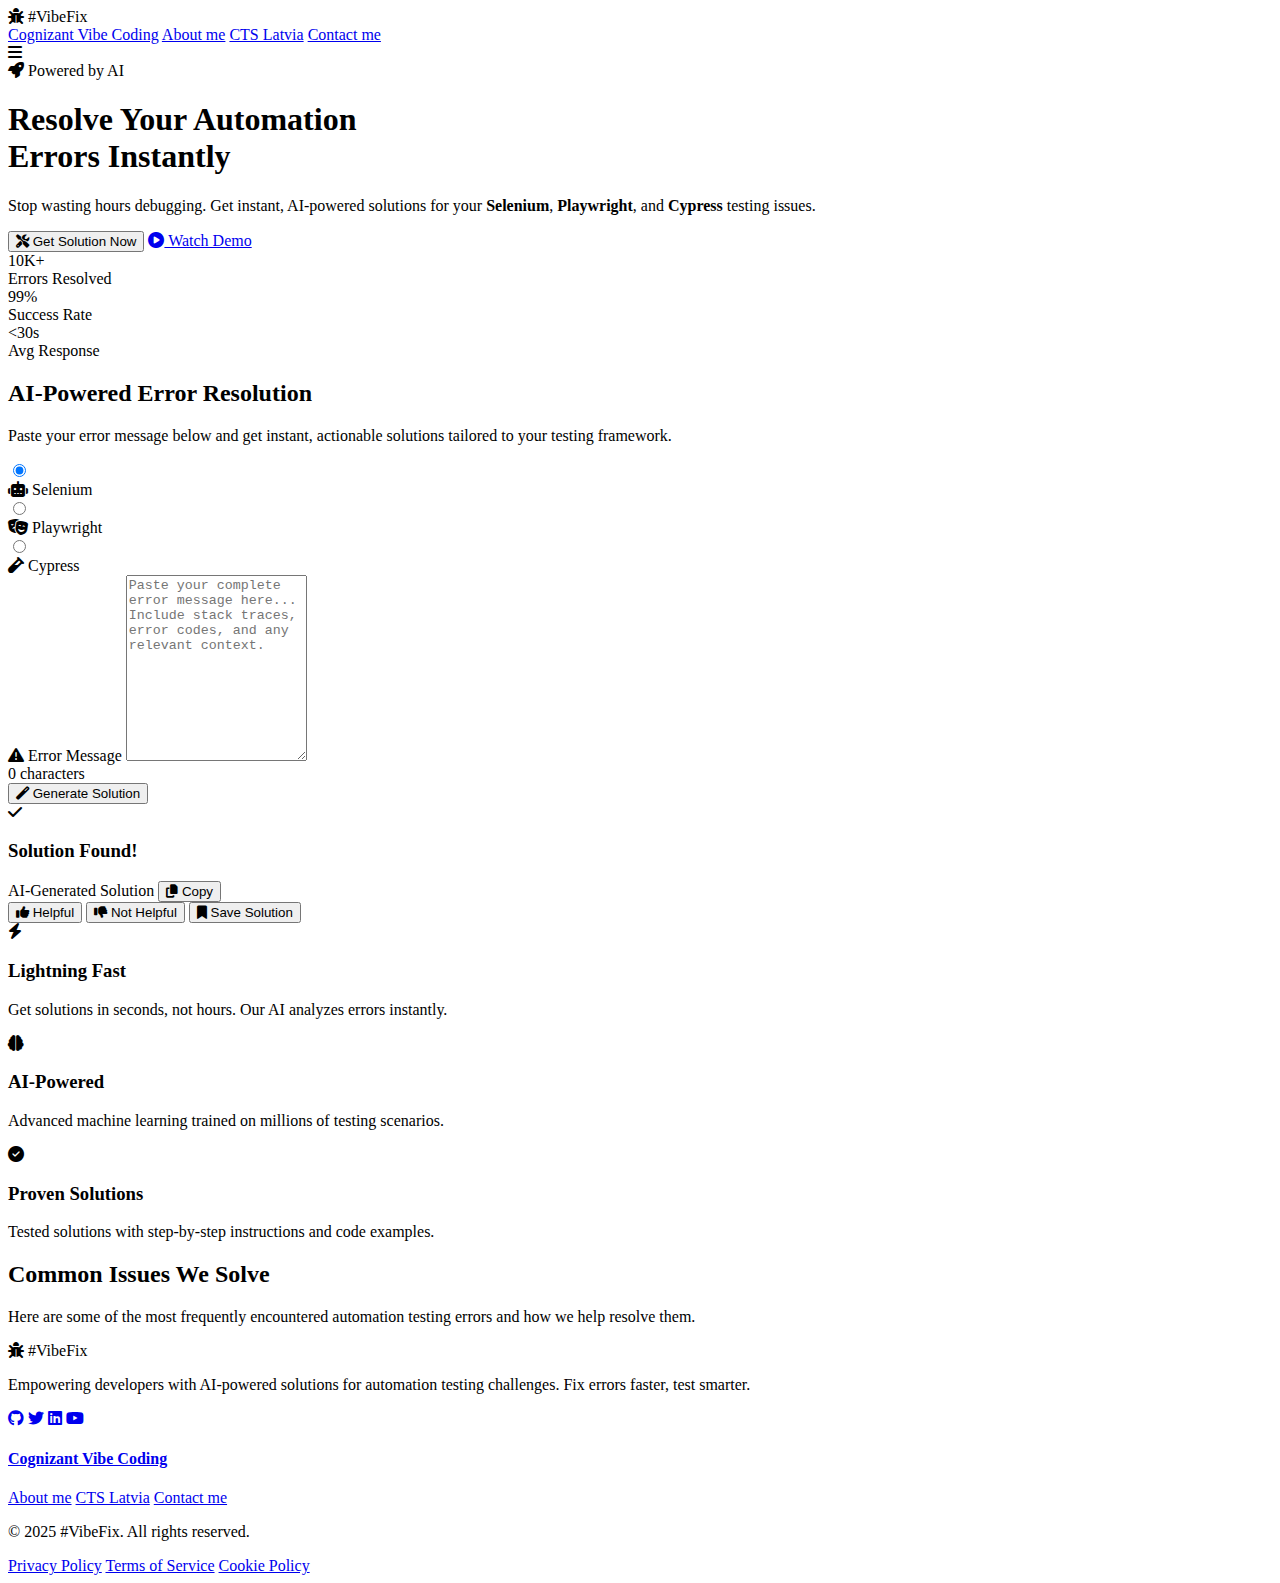
<file: index.html>
<!DOCTYPE html>
<html lang="en">
<head>
    <meta charset="UTF-8">
    <meta name="viewport" content="width=device-width, initial-scale=1.0">
    <title>Automation Error Resolver - Fix Testing Issues Fast | #VibeFix</title>
    <meta name="description" content="Instantly resolve Selenium, Playwright, and Cypress automation testing errors with AI-powered solutions. Get step-by-step fixes and code examples in seconds.">
    <meta property="og:title" content="Automation Error Resolver - Fix Testing Issues Fast">
    <meta property="og:description" content="AI-powered solutions for automation testing errors. Supports Selenium, Playwright, and Cypress with instant fixes.">
    <meta property="og:type" content="website">
    <link rel="stylesheet" href="https://cdnjs.cloudflare.com/ajax/libs/font-awesome/6.4.0/css/all.min.css">
    <link rel="stylesheet" href="style.css">
</head>
<body>
    <!-- Navigation -->
    <nav class="nav">
        <div class="nav-container">
            <div class="nav-brand">
                <i class="fas fa-bug"></i>
                <span class="brand-text">#VibeFix</span>
            </div>
            <div class="nav-menu" id="nav-menu">
                <a href="https://vibecoding.cognizant.com/" target="_blank">Cognizant Vibe Coding</a>
                <a href="https://www.linkedin.com/in/monty-bagati-90454626/" target="_blank">About me</a>
                <a href="https://www.cognizant.com/lv/en" target="_blank">CTS Latvia</a>
                <a href="#" onclick="showContactInfo()">Contact me</a>
            </div>
            <div class="nav-toggle" id="nav-toggle">
                <i class="fas fa-bars"></i>
            </div>
        </div>
    </nav>

    <!-- Hero Section -->
    <section id="home" class="hero">
        <div class="hero-content">
            <div class="hero-badge">
                <i class="fas fa-rocket"></i>
                Powered by AI
            </div>
            <h1 class="hero-title">
                Resolve Your <span class="gradient-text">Automation</span><br>Errors Instantly
            </h1>
            <p class="hero-description">
                Stop wasting hours debugging. Get instant, AI-powered solutions for your 
                <strong>Selenium</strong>, <strong>Playwright</strong>, and <strong>Cypress</strong> testing issues.
            </p>
            <div class="hero-buttons">
                <button class="btn-hero" onclick="scrollToForm()">
                    <i class="fas fa-tools"></i>
                    Get Solution Now
                </button>
                <a href="https://www.youtube.com/watch?v=BosG06zZhbk" class="btn-ghost" target="_blank">
    <i class="fas fa-play-circle"></i>
    Watch Demo
</a>
            </div>
            <div class="hero-stats">
                <div class="stat">
                    <div class="stat-number">10K+</div>
                    <div class="stat-label">Errors Resolved</div>
                </div>
                <div class="stat">
                    <div class="stat-number">99%</div>
                    <div class="stat-label">Success Rate</div>
                </div>
                <div class="stat">
                    <div class="stat-number">&lt;30s</div>
                    <div class="stat-label">Avg Response</div>
                </div>
            </div>
        </div>
    </section>

    <!-- Error Resolver Form -->
    <section id="error-form" class="form-section">
        <div class="container">
            <div class="section-header">
                <h2>AI-Powered Error Resolution</h2>
                <p>Paste your error message below and get instant, actionable solutions tailored to your testing framework.</p>
            </div>

            <div class="form-card">
                <form id="solution-form">
                    <!-- Framework Selection -->
                    <div class="framework-grid">
                        <label class="framework-option">
                            <input type="radio" name="tool" value="selenium" checked>
                            <div class="framework-content">
                                <i class="fas fa-robot"></i>
                                <span>Selenium</span>
                            </div>
                        </label>
                        <label class="framework-option">
                            <input type="radio" name="tool" value="playwright">
                            <div class="framework-content">
                                <i class="fas fa-theater-masks"></i>
                                <span>Playwright</span>
                            </div>
                        </label>
                        <label class="framework-option">
                            <input type="radio" name="tool" value="cypress">
                            <div class="framework-content">
                                <i class="fas fa-vial"></i>
                                <span>Cypress</span>
                            </div>
                        </label>
                    </div>

                    <!-- Error Input -->
                    <div class="input-group">
                        <label for="error">
                            <i class="fas fa-exclamation-triangle"></i>
                            Error Message
                        </label>
                        <textarea 
                            id="error" 
                            placeholder="Paste your complete error message here... Include stack traces, error codes, and any relevant context."
                            required
                            rows="12"
                        ></textarea>
                        <div class="char-count" id="char-count">0 characters</div>
                    </div>

                    <!-- Submit Button -->
                    <button type="submit" class="btn-submit" id="submit-btn">
                        <i class="fas fa-magic"></i>
                        Generate Solution
                    </button>
                </form>

                <!-- Solution Display -->
                <div id="solution-container" class="solution-container hidden">
                    <div class="solution-header">
                        <div class="success-icon">
                            <i class="fas fa-check"></i>
                        </div>
                        <h3>Solution Found!</h3>
                    </div>
                    <div class="solution-content">
                        <div class="solution-meta">
                            <span>AI-Generated Solution</span>
                            <button class="btn-copy" onclick="copySolution()">
                                <i class="fas fa-copy"></i>
                                Copy
                            </button>
                        </div>
                        <div id="solution-text" class="solution-text"></div>
                    </div>
                    <div class="solution-actions">
                        <button class="btn-feedback btn-helpful" onclick="sendFeedback(true)">
                            <i class="fas fa-thumbs-up"></i>
                            Helpful
                        </button>
                        <button class="btn-feedback btn-not-helpful" onclick="sendFeedback(false)">
                            <i class="fas fa-thumbs-down"></i>
                            Not Helpful
                        </button>
                        <button class="btn-feedback">
                            <i class="fas fa-bookmark"></i>
                            Save Solution
                        </button>
                    </div>
                </div>
            </div>

            <!-- Features -->
            <div class="features-grid">
                <div class="feature">
                    <div class="feature-icon blue">
                        <i class="fas fa-zap"></i>
                    </div>
                    <h3>Lightning Fast</h3>
                    <p>Get solutions in seconds, not hours. Our AI analyzes errors instantly.</p>
                </div>
                <div class="feature">
                    <div class="feature-icon purple">
                        <i class="fas fa-brain"></i>
                    </div>
                    <h3>AI-Powered</h3>
                    <p>Advanced machine learning trained on millions of testing scenarios.</p>
                </div>
                <div class="feature">
                    <div class="feature-icon green">
                        <i class="fas fa-check-circle"></i>
                    </div>
                    <h3>Proven Solutions</h3>
                    <p>Tested solutions with step-by-step instructions and code examples.</p>
                </div>
            </div>
        </div>
    </section>

    <!-- Popular Issues -->
    <section class="popular-issues">
        <div class="container">
            <div class="section-header">
                <h2>Common Issues We Solve</h2>
                <p>Here are some of the most frequently encountered automation testing errors and how we help resolve them.</p>
            </div>
            <div class="issues-grid" id="issues-grid">
                <!-- Issues will be loaded by JavaScript -->
            </div>
        </div>
    </section>

    <!-- Footer -->
    <footer class="footer">
        <div class="container">
            <div class="footer-content">
                <div class="footer-brand">
                    <div class="brand">
                        <i class="fas fa-bug"></i>
                        <span class="brand-text">#VibeFix</span>
                    </div>
                    <p>Empowering developers with AI-powered solutions for automation testing challenges. Fix errors faster, test smarter.</p>
                    <div class="social-links">
                        <a href="#"><i class="fab fa-github"></i></a>
                        <a href="#"><i class="fab fa-twitter"></i></a>
                        <a href="#"><i class="fab fa-linkedin"></i></a>
                        <a href="#"><i class="fab fa-youtube"></i></a>
                    </div>
                </div>
                <div class="footer-links">
                    <div class="link-group">
                        <h4><a href="https://vibecoding.cognizant.com/" target="_blank">Cognizant Vibe Coding</a></h4>
                        <a href="https://www.linkedin.com/in/monty-bagati-90454626/" target="_blank">About me</a>
                        <a href="https://www.cognizant.com/lv/en" target="_blank">CTS Latvia</a>
                        <a href="#" onclick="showContactInfo()">Contact me</a>
                    </div>
                </div>
            </div>
            <div class="footer-bottom">
                <p>© 2025 #VibeFix. All rights reserved.</p>
                <div class="footer-legal">
                    <a href="#">Privacy Policy</a>
                    <a href="#">Terms of Service</a>
                    <a href="#">Cookie Policy</a>
                </div>
            </div>
        </div>
    </footer>

    <script src="script.js"></script>
</body>
</html>
</file>
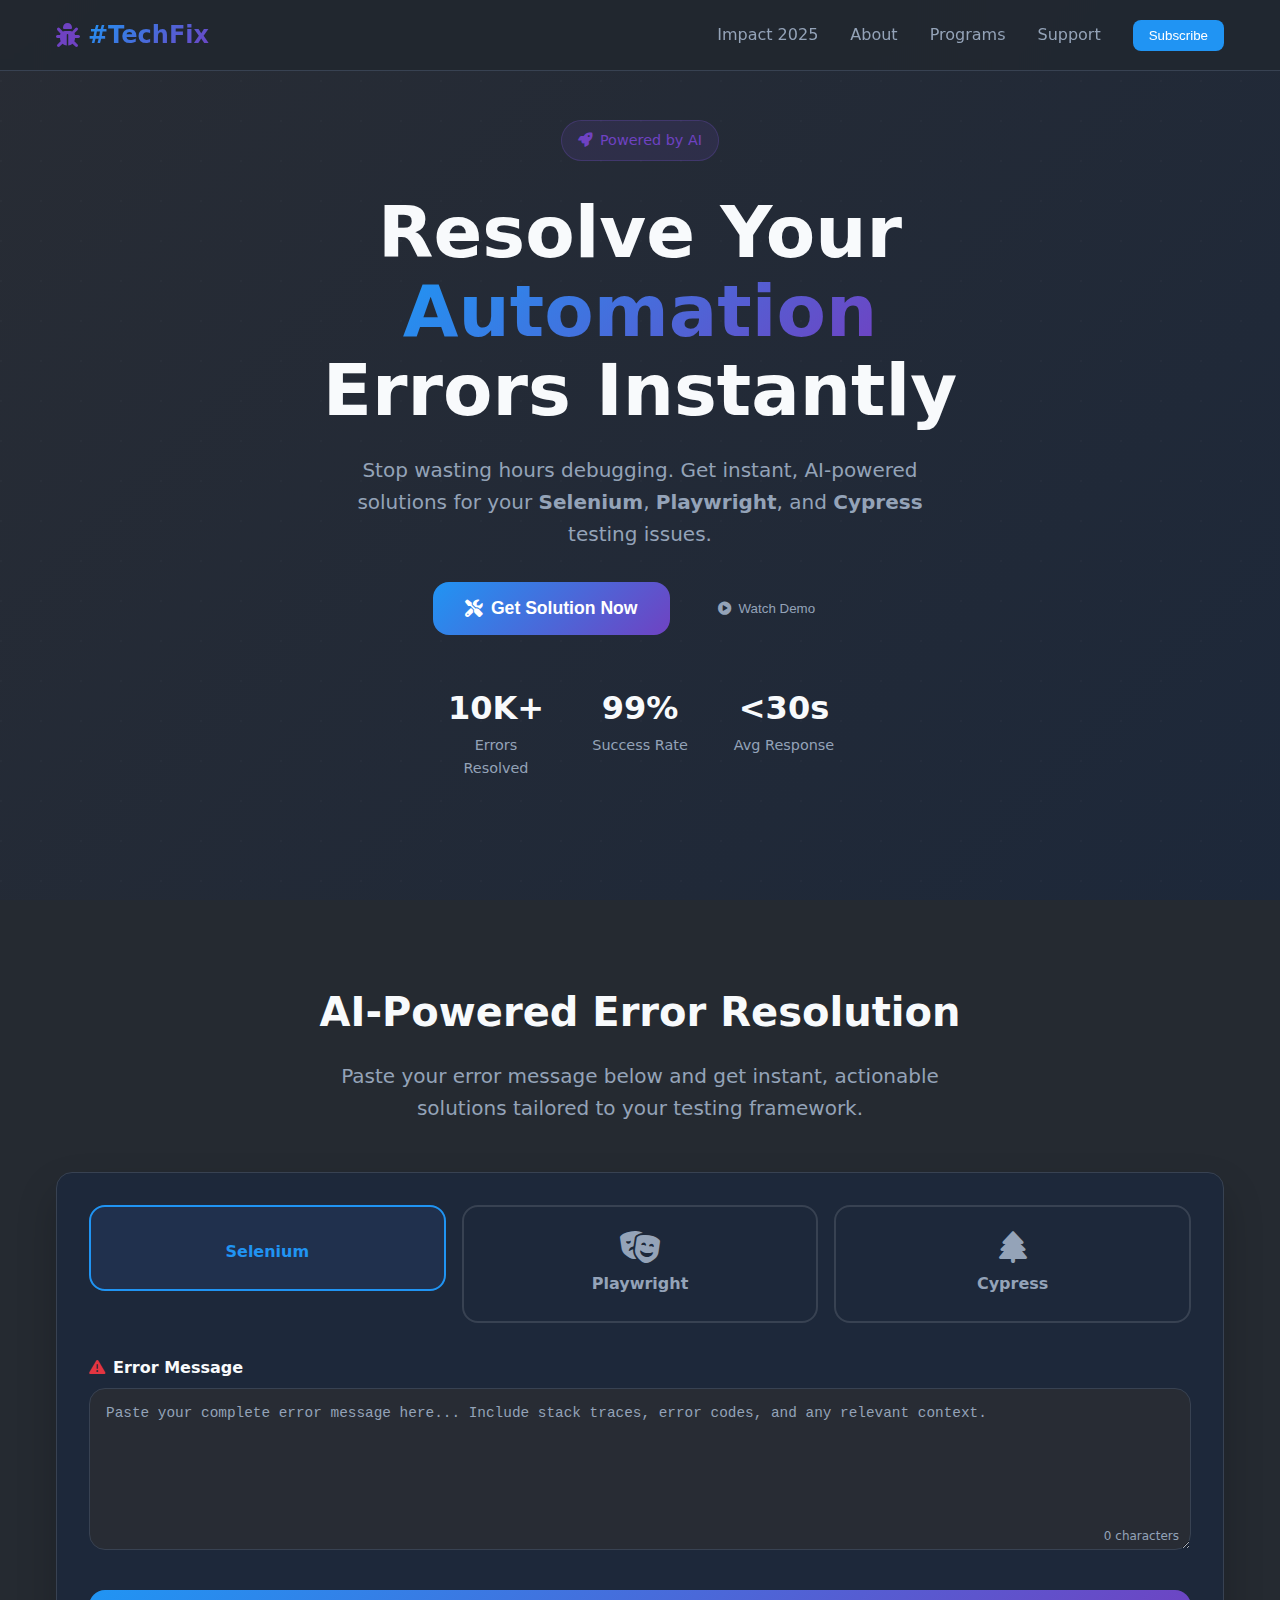
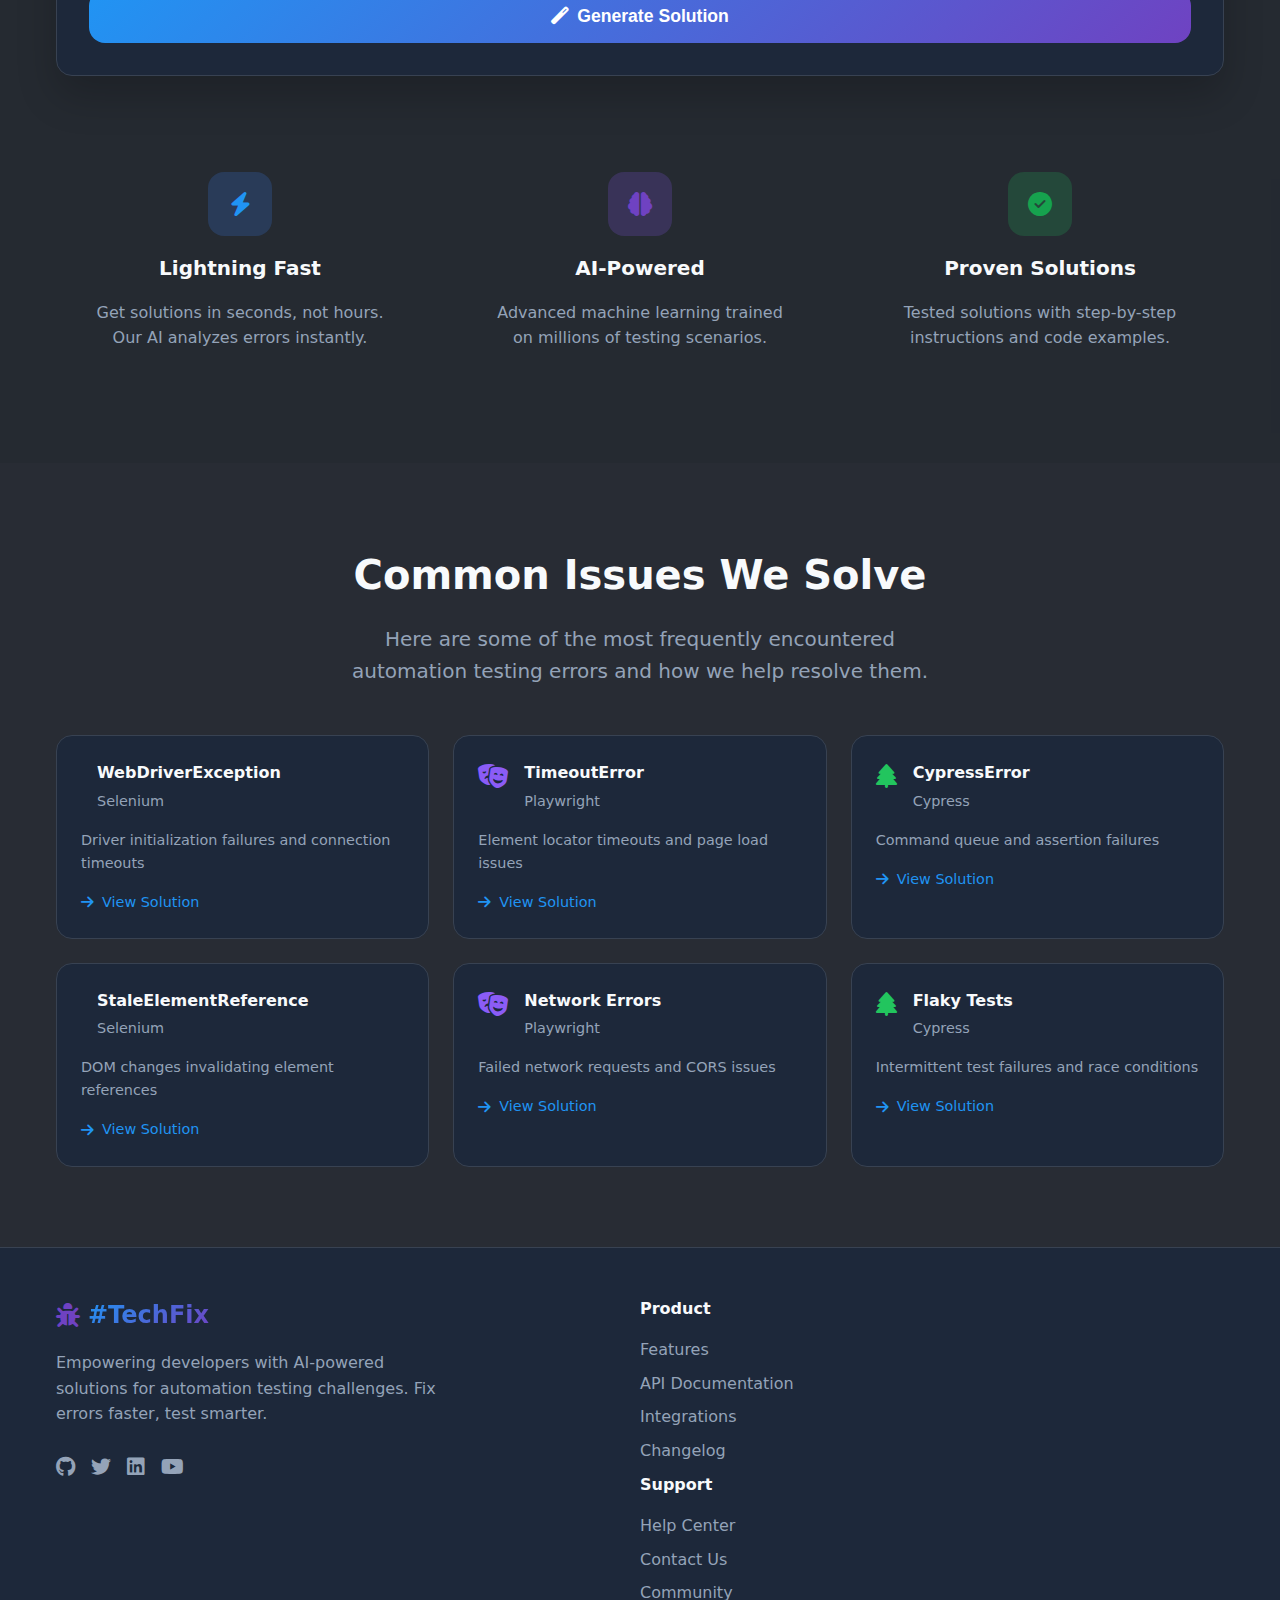
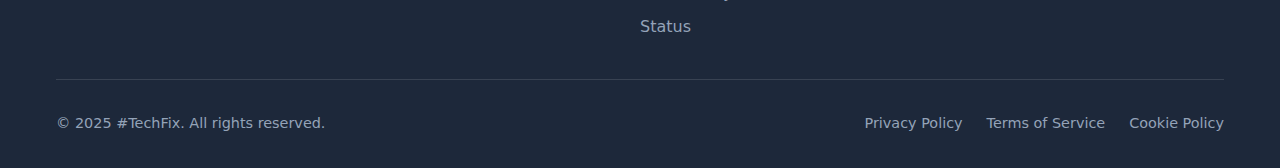
<file: docs/index.html>
<!DOCTYPE html>
<html lang="en">
<head>
    <meta charset="UTF-8">
    <meta name="viewport" content="width=device-width, initial-scale=1.0">
    <title>Automation Error Resolver - Fix Testing Issues Fast | #TechFix</title>
    <meta name="description" content="Instantly resolve Selenium, Playwright, and Cypress automation testing errors with AI-powered solutions. Get step-by-step fixes and code examples in seconds.">
    <meta property="og:title" content="Automation Error Resolver - Fix Testing Issues Fast">
    <meta property="og:description" content="AI-powered solutions for automation testing errors. Supports Selenium, Playwright, and Cypress with instant fixes.">
    <meta property="og:type" content="website">
    <link rel="stylesheet" href="https://cdnjs.cloudflare.com/ajax/libs/font-awesome/6.4.0/css/all.min.css">
    <link rel="stylesheet" href="style.css">
</head>
<body>
    <!-- Navigation -->
    <nav class="nav">
        <div class="nav-container">
            <div class="nav-brand">
                <i class="fas fa-bug"></i>
                <span class="brand-text">#TechFix</span>
            </div>
            <div class="nav-menu" id="nav-menu">
                <a href="#home">Impact 2025</a>
                <a href="#about">About</a>
                <a href="#programs">Programs</a>
                <a href="#support">Support</a>
                <button class="btn-primary">Subscribe</button>
            </div>
            <div class="nav-toggle" id="nav-toggle">
                <i class="fas fa-bars"></i>
            </div>
        </div>
    </nav>

    <!-- Hero Section -->
    <section id="home" class="hero">
        <div class="hero-content">
            <div class="hero-badge">
                <i class="fas fa-rocket"></i>
                Powered by AI
            </div>
            <h1 class="hero-title">
                Resolve Your <span class="gradient-text">Automation</span><br>Errors Instantly
            </h1>
            <p class="hero-description">
                Stop wasting hours debugging. Get instant, AI-powered solutions for your 
                <strong>Selenium</strong>, <strong>Playwright</strong>, and <strong>Cypress</strong> testing issues.
            </p>
            <div class="hero-buttons">
                <button class="btn-hero" onclick="scrollToForm()">
                    <i class="fas fa-tools"></i>
                    Get Solution Now
                </button>
                <button class="btn-ghost">
                    <i class="fas fa-play-circle"></i>
                    Watch Demo
                </button>
            </div>
            <div class="hero-stats">
                <div class="stat">
                    <div class="stat-number">10K+</div>
                    <div class="stat-label">Errors Resolved</div>
                </div>
                <div class="stat">
                    <div class="stat-number">99%</div>
                    <div class="stat-label">Success Rate</div>
                </div>
                <div class="stat">
                    <div class="stat-number">&lt;30s</div>
                    <div class="stat-label">Avg Response</div>
                </div>
            </div>
        </div>
    </section>

    <!-- Error Resolver Form -->
    <section id="error-form" class="form-section">
        <div class="container">
            <div class="section-header">
                <h2>AI-Powered Error Resolution</h2>
                <p>Paste your error message below and get instant, actionable solutions tailored to your testing framework.</p>
            </div>

            <div class="form-card">
                <form id="solution-form">
                    <!-- Framework Selection -->
                    <div class="framework-grid">
                        <label class="framework-option">
                            <input type="radio" name="tool" value="selenium" checked>
                            <div class="framework-content">
                                <i class="fab fa-selenium"></i>
                                <span>Selenium</span>
                            </div>
                        </label>
                        <label class="framework-option">
                            <input type="radio" name="tool" value="playwright">
                            <div class="framework-content">
                                <i class="fas fa-theater-masks"></i>
                                <span>Playwright</span>
                            </div>
                        </label>
                        <label class="framework-option">
                            <input type="radio" name="tool" value="cypress">
                            <div class="framework-content">
                                <i class="fas fa-tree"></i>
                                <span>Cypress</span>
                            </div>
                        </label>
                    </div>

                    <!-- Error Input -->
                    <div class="input-group">
                        <label for="error">
                            <i class="fas fa-exclamation-triangle"></i>
                            Error Message
                        </label>
                        <textarea 
                            id="error" 
                            placeholder="Paste your complete error message here... Include stack traces, error codes, and any relevant context."
                            required
                            rows="8"
                        ></textarea>
                        <div class="char-count" id="char-count">0 characters</div>
                    </div>

                    <!-- Submit Button -->
                    <button type="submit" class="btn-submit" id="submit-btn">
                        <i class="fas fa-magic"></i>
                        Generate Solution
                    </button>
                </form>

                <!-- Solution Display -->
                <div id="solution-container" class="solution-container hidden">
                    <div class="solution-header">
                        <div class="success-icon">
                            <i class="fas fa-check"></i>
                        </div>
                        <h3>Solution Found!</h3>
                    </div>
                    <div class="solution-content">
                        <div class="solution-meta">
                            <span>AI-Generated Solution</span>
                            <button class="btn-copy" onclick="copySolution()">
                                <i class="fas fa-copy"></i>
                                Copy
                            </button>
                        </div>
                        <div id="solution-text" class="solution-text"></div>
                    </div>
                    <div class="solution-actions">
                        <button class="btn-feedback btn-helpful" onclick="sendFeedback(true)">
                            <i class="fas fa-thumbs-up"></i>
                            Helpful
                        </button>
                        <button class="btn-feedback btn-not-helpful" onclick="sendFeedback(false)">
                            <i class="fas fa-thumbs-down"></i>
                            Not Helpful
                        </button>
                        <button class="btn-feedback">
                            <i class="fas fa-bookmark"></i>
                            Save Solution
                        </button>
                    </div>
                </div>
            </div>

            <!-- Features -->
            <div class="features-grid">
                <div class="feature">
                    <div class="feature-icon blue">
                        <i class="fas fa-zap"></i>
                    </div>
                    <h3>Lightning Fast</h3>
                    <p>Get solutions in seconds, not hours. Our AI analyzes errors instantly.</p>
                </div>
                <div class="feature">
                    <div class="feature-icon purple">
                        <i class="fas fa-brain"></i>
                    </div>
                    <h3>AI-Powered</h3>
                    <p>Advanced machine learning trained on millions of testing scenarios.</p>
                </div>
                <div class="feature">
                    <div class="feature-icon green">
                        <i class="fas fa-check-circle"></i>
                    </div>
                    <h3>Proven Solutions</h3>
                    <p>Tested solutions with step-by-step instructions and code examples.</p>
                </div>
            </div>
        </div>
    </section>

    <!-- Popular Issues -->
    <section class="popular-issues">
        <div class="container">
            <div class="section-header">
                <h2>Common Issues We Solve</h2>
                <p>Here are some of the most frequently encountered automation testing errors and how we help resolve them.</p>
            </div>
            <div class="issues-grid" id="issues-grid">
                <!-- Issues will be loaded by JavaScript -->
            </div>
        </div>
    </section>

    <!-- Footer -->
    <footer class="footer">
        <div class="container">
            <div class="footer-content">
                <div class="footer-brand">
                    <div class="brand">
                        <i class="fas fa-bug"></i>
                        <span class="brand-text">#TechFix</span>
                    </div>
                    <p>Empowering developers with AI-powered solutions for automation testing challenges. Fix errors faster, test smarter.</p>
                    <div class="social-links">
                        <a href="#"><i class="fab fa-github"></i></a>
                        <a href="#"><i class="fab fa-twitter"></i></a>
                        <a href="#"><i class="fab fa-linkedin"></i></a>
                        <a href="#"><i class="fab fa-youtube"></i></a>
                    </div>
                </div>
                <div class="footer-links">
                    <div class="link-group">
                        <h4>Product</h4>
                        <a href="#">Features</a>
                        <a href="#">API Documentation</a>
                        <a href="#">Integrations</a>
                        <a href="#">Changelog</a>
                    </div>
                    <div class="link-group">
                        <h4>Support</h4>
                        <a href="#">Help Center</a>
                        <a href="#">Contact Us</a>
                        <a href="#">Community</a>
                        <a href="#">Status</a>
                    </div>
                </div>
            </div>
            <div class="footer-bottom">
                <p>© 2025 #TechFix. All rights reserved.</p>
                <div class="footer-legal">
                    <a href="#">Privacy Policy</a>
                    <a href="#">Terms of Service</a>
                    <a href="#">Cookie Policy</a>
                </div>
            </div>
        </div>
    </footer>

    <script src="script.js"></script>
</body>
</html>
</file>
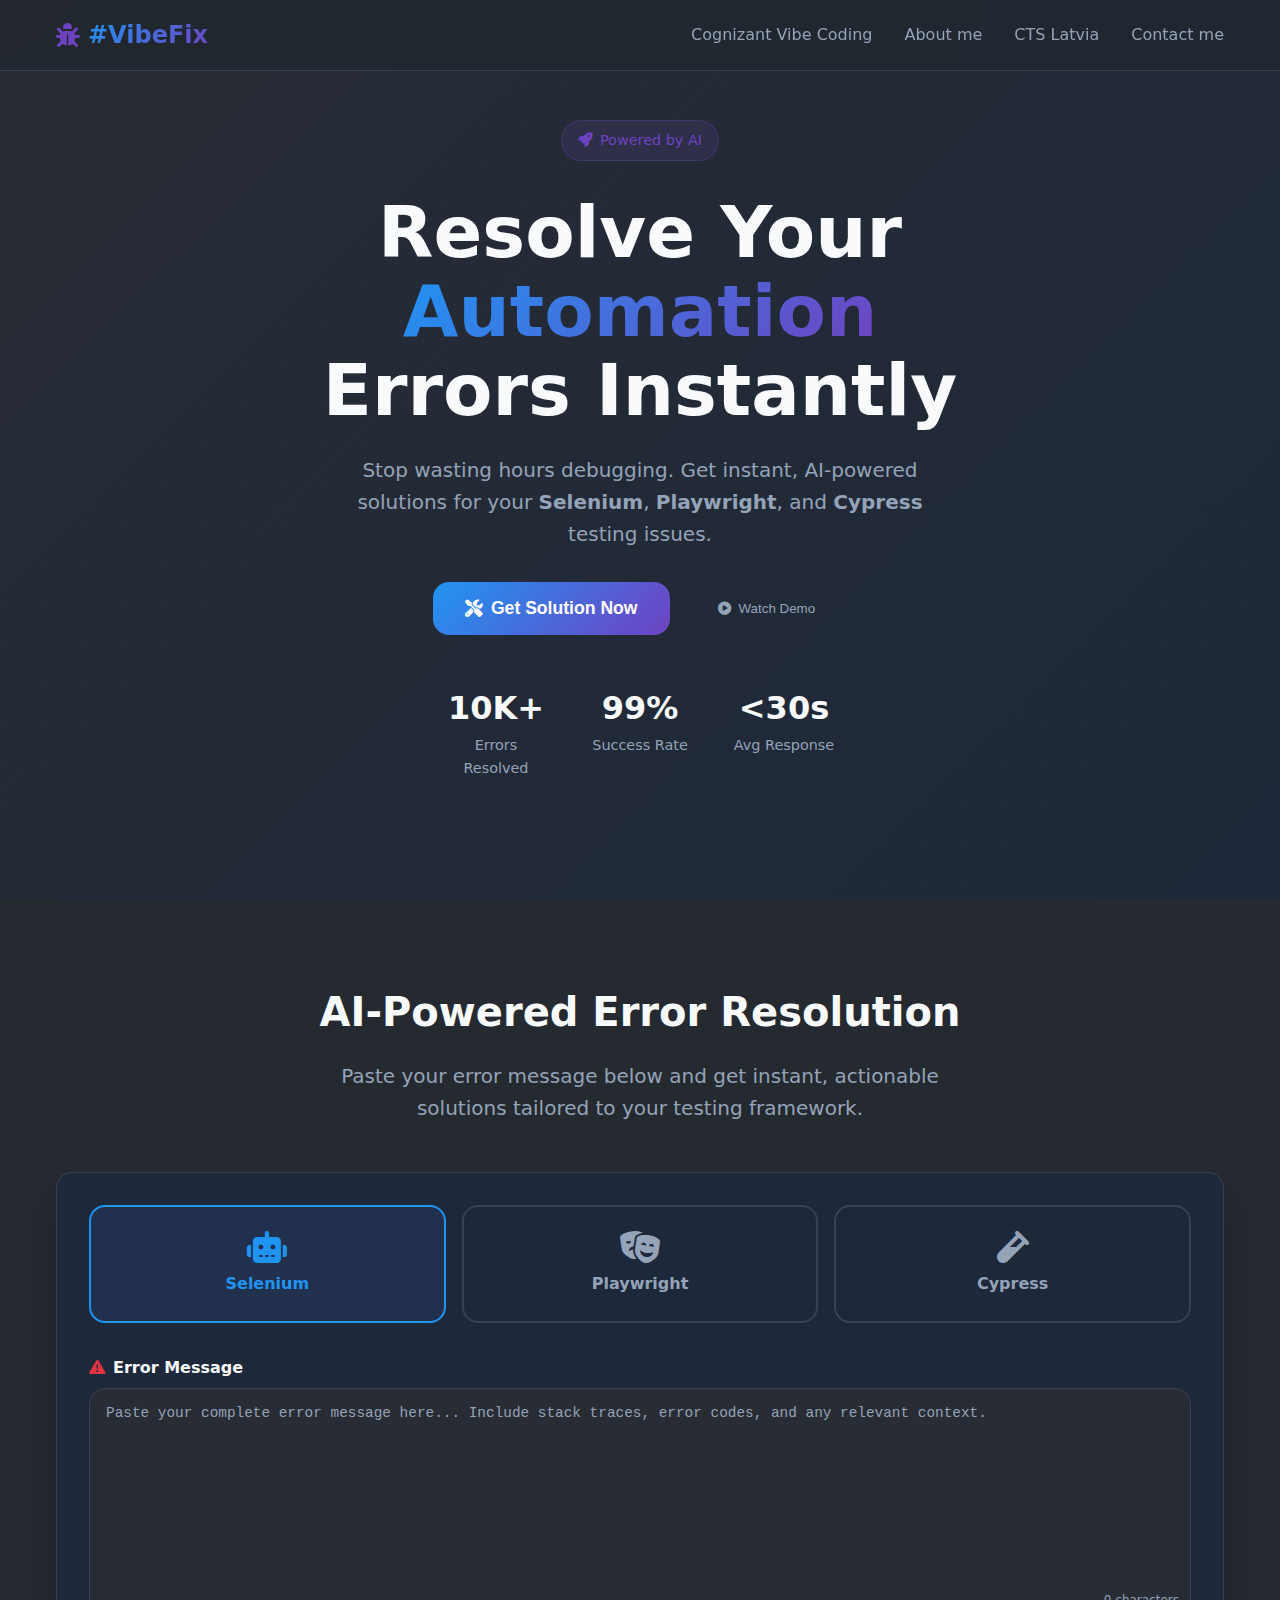
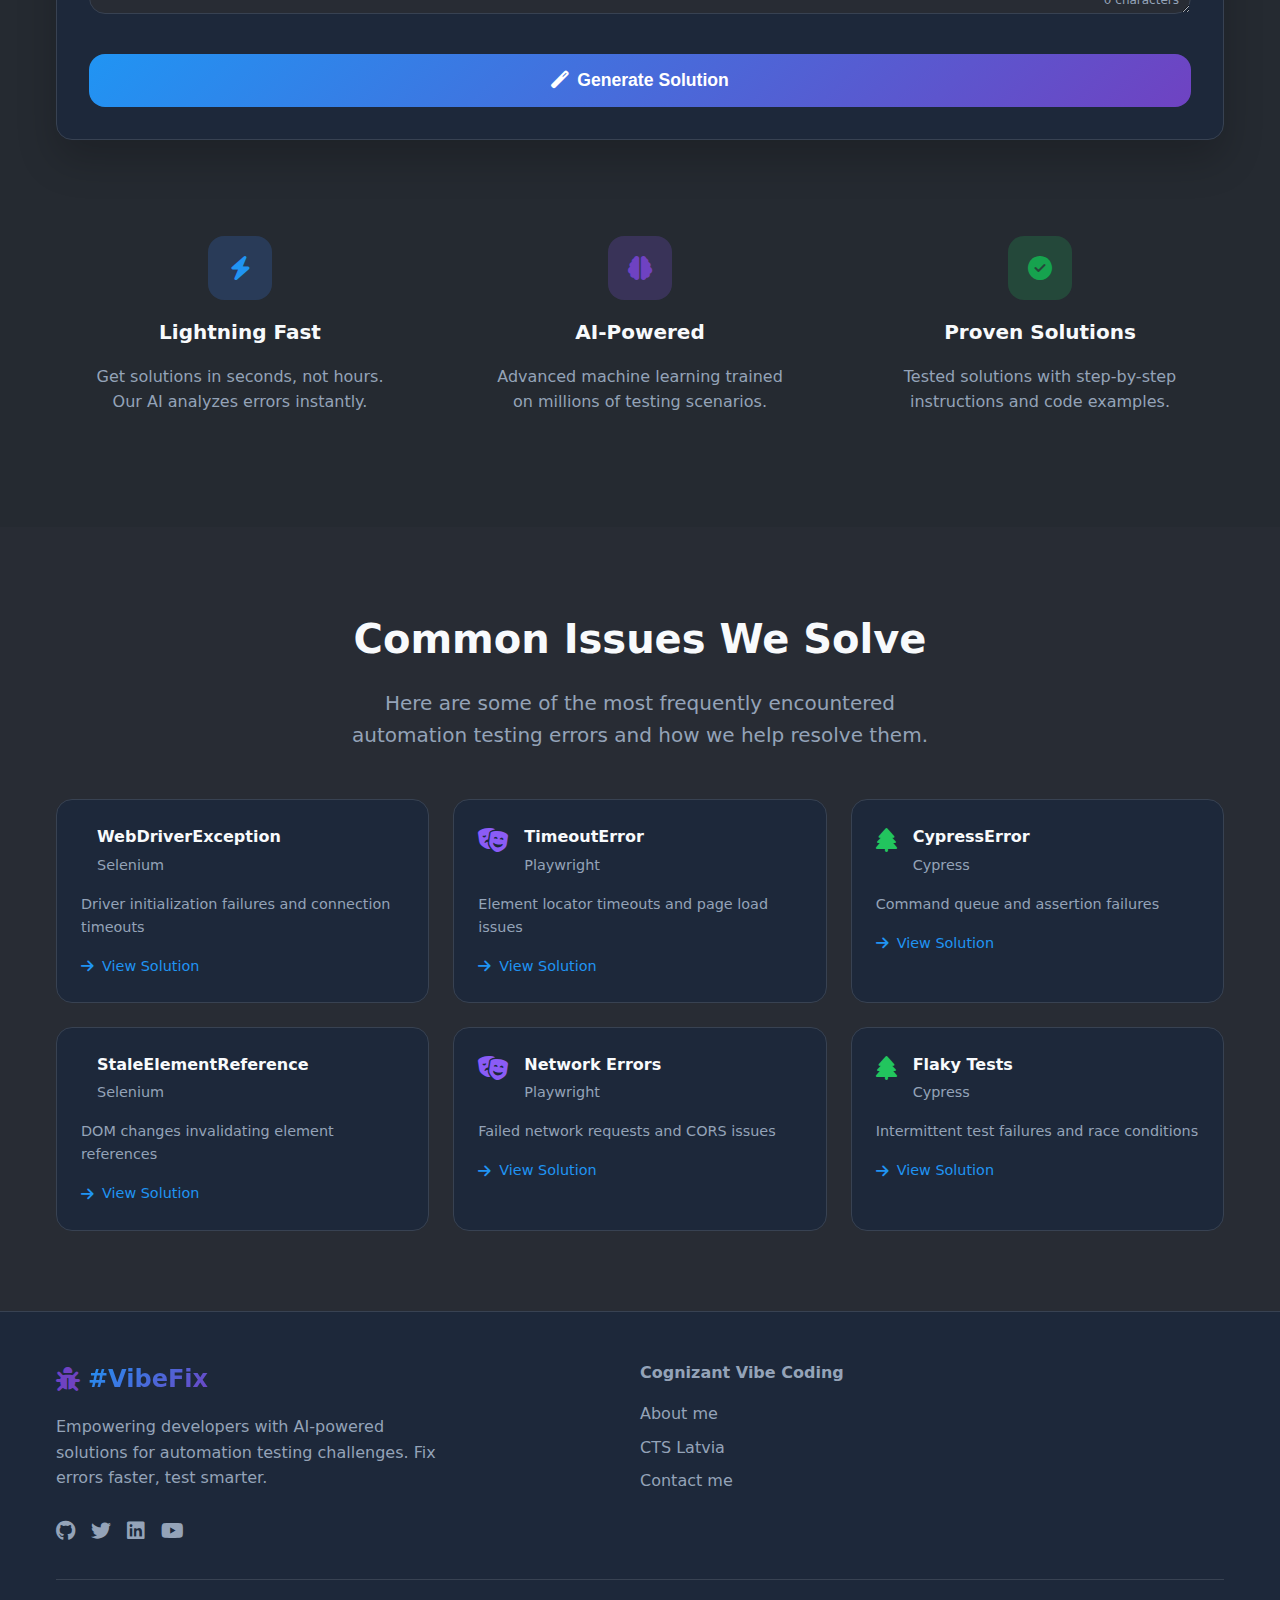
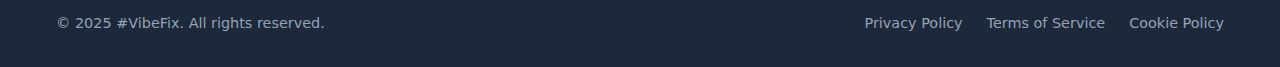
<file: docs/index1.html>
<!DOCTYPE html>
<html lang="en">
<head>
    <meta charset="UTF-8">
    <meta name="viewport" content="width=device-width, initial-scale=1.0">
    <title>Automation Error Resolver - Fix Testing Issues Fast | #VibeFix</title>
    <meta name="description" content="Instantly resolve Selenium, Playwright, and Cypress automation testing errors with AI-powered solutions. Get step-by-step fixes and code examples in seconds.">
    <meta property="og:title" content="Automation Error Resolver - Fix Testing Issues Fast">
    <meta property="og:description" content="AI-powered solutions for automation testing errors. Supports Selenium, Playwright, and Cypress with instant fixes.">
    <meta property="og:type" content="website">
    <link rel="stylesheet" href="https://cdnjs.cloudflare.com/ajax/libs/font-awesome/6.4.0/css/all.min.css">
    <link rel="stylesheet" href="style.css">
</head>
<body>
    <!-- Navigation -->
    <nav class="nav">
        <div class="nav-container">
            <div class="nav-brand">
                <i class="fas fa-bug"></i>
                <span class="brand-text">#VibeFix</span>
            </div>
            <div class="nav-menu" id="nav-menu">
                <a href="https://vibecoding.cognizant.com/" target="_blank">Cognizant Vibe Coding</a>
                <a href="https://www.linkedin.com/in/monty-bagati-90454626/" target="_blank">About me</a>
                <a href="https://www.cognizant.com/lv/en" target="_blank">CTS Latvia</a>
                <a href="#" onclick="showContactInfo()">Contact me</a>
            </div>
            <div class="nav-toggle" id="nav-toggle">
                <i class="fas fa-bars"></i>
            </div>
        </div>
    </nav>

    <!-- Hero Section -->
    <section id="home" class="hero">
        <div class="hero-content">
            <div class="hero-badge">
                <i class="fas fa-rocket"></i>
                Powered by AI
            </div>
            <h1 class="hero-title">
                Resolve Your <span class="gradient-text">Automation</span><br>Errors Instantly
            </h1>
            <p class="hero-description">
                Stop wasting hours debugging. Get instant, AI-powered solutions for your 
                <strong>Selenium</strong>, <strong>Playwright</strong>, and <strong>Cypress</strong> testing issues.
            </p>
            <div class="hero-buttons">
                <button class="btn-hero" onclick="scrollToForm()">
                    <i class="fas fa-tools"></i>
                    Get Solution Now
                </button>
                <button class="btn-ghost">
                    <i class="fas fa-play-circle"></i>
                    Watch Demo
                </button>
            </div>
            <div class="hero-stats">
                <div class="stat">
                    <div class="stat-number">10K+</div>
                    <div class="stat-label">Errors Resolved</div>
                </div>
                <div class="stat">
                    <div class="stat-number">99%</div>
                    <div class="stat-label">Success Rate</div>
                </div>
                <div class="stat">
                    <div class="stat-number">&lt;30s</div>
                    <div class="stat-label">Avg Response</div>
                </div>
            </div>
        </div>
    </section>

    <!-- Error Resolver Form -->
    <section id="error-form" class="form-section">
        <div class="container">
            <div class="section-header">
                <h2>AI-Powered Error Resolution</h2>
                <p>Paste your error message below and get instant, actionable solutions tailored to your testing framework.</p>
            </div>

            <div class="form-card">
                <form id="solution-form">
                    <!-- Framework Selection -->
                    <div class="framework-grid">
                        <label class="framework-option">
                            <input type="radio" name="tool" value="selenium" checked>
                            <div class="framework-content">
                                <i class="fas fa-robot"></i>
                                <span>Selenium</span>
                            </div>
                        </label>
                        <label class="framework-option">
                            <input type="radio" name="tool" value="playwright">
                            <div class="framework-content">
                                <i class="fas fa-theater-masks"></i>
                                <span>Playwright</span>
                            </div>
                        </label>
                        <label class="framework-option">
                            <input type="radio" name="tool" value="cypress">
                            <div class="framework-content">
                                <i class="fas fa-vial"></i>
                                <span>Cypress</span>
                            </div>
                        </label>
                    </div>

                    <!-- Error Input -->
                    <div class="input-group">
                        <label for="error">
                            <i class="fas fa-exclamation-triangle"></i>
                            Error Message
                        </label>
                        <textarea 
                            id="error" 
                            placeholder="Paste your complete error message here... Include stack traces, error codes, and any relevant context."
                            required
                            rows="12"
                        ></textarea>
                        <div class="char-count" id="char-count">0 characters</div>
                    </div>

                    <!-- Submit Button -->
                    <button type="submit" class="btn-submit" id="submit-btn">
                        <i class="fas fa-magic"></i>
                        Generate Solution
                    </button>
                </form>

                <!-- Solution Display -->
                <div id="solution-container" class="solution-container hidden">
                    <div class="solution-header">
                        <div class="success-icon">
                            <i class="fas fa-check"></i>
                        </div>
                        <h3>Solution Found!</h3>
                    </div>
                    <div class="solution-content">
                        <div class="solution-meta">
                            <span>AI-Generated Solution</span>
                            <button class="btn-copy" onclick="copySolution()">
                                <i class="fas fa-copy"></i>
                                Copy
                            </button>
                        </div>
                        <div id="solution-text" class="solution-text"></div>
                    </div>
                    <div class="solution-actions">
                        <button class="btn-feedback btn-helpful" onclick="sendFeedback(true)">
                            <i class="fas fa-thumbs-up"></i>
                            Helpful
                        </button>
                        <button class="btn-feedback btn-not-helpful" onclick="sendFeedback(false)">
                            <i class="fas fa-thumbs-down"></i>
                            Not Helpful
                        </button>
                        <button class="btn-feedback">
                            <i class="fas fa-bookmark"></i>
                            Save Solution
                        </button>
                    </div>
                </div>
            </div>

            <!-- Features -->
            <div class="features-grid">
                <div class="feature">
                    <div class="feature-icon blue">
                        <i class="fas fa-zap"></i>
                    </div>
                    <h3>Lightning Fast</h3>
                    <p>Get solutions in seconds, not hours. Our AI analyzes errors instantly.</p>
                </div>
                <div class="feature">
                    <div class="feature-icon purple">
                        <i class="fas fa-brain"></i>
                    </div>
                    <h3>AI-Powered</h3>
                    <p>Advanced machine learning trained on millions of testing scenarios.</p>
                </div>
                <div class="feature">
                    <div class="feature-icon green">
                        <i class="fas fa-check-circle"></i>
                    </div>
                    <h3>Proven Solutions</h3>
                    <p>Tested solutions with step-by-step instructions and code examples.</p>
                </div>
            </div>
        </div>
    </section>

    <!-- Popular Issues -->
    <section class="popular-issues">
        <div class="container">
            <div class="section-header">
                <h2>Common Issues We Solve</h2>
                <p>Here are some of the most frequently encountered automation testing errors and how we help resolve them.</p>
            </div>
            <div class="issues-grid" id="issues-grid">
                <!-- Issues will be loaded by JavaScript -->
            </div>
        </div>
    </section>

    <!-- Footer -->
    <footer class="footer">
        <div class="container">
            <div class="footer-content">
                <div class="footer-brand">
                    <div class="brand">
                        <i class="fas fa-bug"></i>
                        <span class="brand-text">#VibeFix</span>
                    </div>
                    <p>Empowering developers with AI-powered solutions for automation testing challenges. Fix errors faster, test smarter.</p>
                    <div class="social-links">
                        <a href="#"><i class="fab fa-github"></i></a>
                        <a href="#"><i class="fab fa-twitter"></i></a>
                        <a href="#"><i class="fab fa-linkedin"></i></a>
                        <a href="#"><i class="fab fa-youtube"></i></a>
                    </div>
                </div>
                <div class="footer-links">
                    <div class="link-group">
                        <h4><a href="https://vibecoding.cognizant.com/" target="_blank">Cognizant Vibe Coding</a></h4>
                        <a href="https://www.linkedin.com/in/monty-bagati-90454626/" target="_blank">About me</a>
                        <a href="https://www.cognizant.com/lv/en" target="_blank">CTS Latvia</a>
                        <a href="#" onclick="showContactInfo()">Contact me</a>
                    </div>
                </div>
            </div>
            <div class="footer-bottom">
                <p>© 2025 #VibeFix. All rights reserved.</p>
                <div class="footer-legal">
                    <a href="#">Privacy Policy</a>
                    <a href="#">Terms of Service</a>
                    <a href="#">Cookie Policy</a>
                </div>
            </div>
        </div>
    </footer>

    <script src="script.js"></script>
</body>
</html>
</file>
<file: style.css>

</file>
<file: docs/style.css>
:root {
  --bg-primary: hsl(220, 13%, 18%);
  --bg-secondary: hsl(217, 33%, 17%);
  --text-primary: hsl(210, 40%, 98%);
  --text-secondary: hsl(215, 20%, 65%);
  --border: hsl(217, 19%, 27%);
  --blue: hsl(207, 90%, 54%);
  --purple: hsl(261, 51%, 51%);
  --green: hsl(144, 76%, 36%);
  --red: hsl(356, 76%, 55%);
  --yellow: hsl(45, 86%, 62%);
}

* {
  margin: 0;
  padding: 0;
  box-sizing: border-box;
}

body {
  font-family: 'Segoe UI', system-ui, -apple-system, sans-serif;
  background-color: var(--bg-primary);
  color: var(--text-primary);
  line-height: 1.6;
}

.container {
  max-width: 1200px;
  margin: 0 auto;
  padding: 0 1rem;
}

/* Navigation */
.nav {
  position: fixed;
  top: 0;
  width: 100%;
  background: rgba(33, 39, 46, 0.8);
  backdrop-filter: blur(12px);
  border-bottom: 1px solid var(--border);
  z-index: 1000;
}

.nav-container {
  display: flex;
  justify-content: space-between;
  align-items: center;
  padding: 1rem;
  max-width: 1200px;
  margin: 0 auto;
}

.nav-brand {
  display: flex;
  align-items: center;
  gap: 0.5rem;
  font-size: 1.5rem;
  font-weight: bold;
}

.nav-brand i {
  color: var(--purple);
  font-size: 1.5rem;
}

.brand-text {
  background: linear-gradient(135deg, var(--blue), var(--purple));
  background-clip: text;
  -webkit-background-clip: text;
  -webkit-text-fill-color: transparent;
}

.nav-menu {
  display: flex;
  align-items: center;
  gap: 2rem;
}

.nav-menu a {
  color: var(--text-secondary);
  text-decoration: none;
  transition: color 0.2s;
}

.nav-menu a:hover {
  color: var(--text-primary);
}

.nav-toggle {
  display: none;
  cursor: pointer;
  font-size: 1.5rem;
}

@media (max-width: 768px) {
  .nav-menu {
    display: none;
  }
  
  .nav-toggle {
    display: block;
  }
}

/* Buttons */
.btn-primary {
  background: var(--blue);
  color: white;
  border: none;
  padding: 0.5rem 1rem;
  border-radius: 0.5rem;
  cursor: pointer;
  transition: opacity 0.2s;
}

.btn-primary:hover {
  opacity: 0.9;
}

.btn-hero {
  background: linear-gradient(135deg, var(--blue), var(--purple));
  color: white;
  border: none;
  padding: 1rem 2rem;
  border-radius: 1rem;
  font-size: 1.1rem;
  font-weight: 600;
  cursor: pointer;
  transition: all 0.3s;
  display: flex;
  align-items: center;
  gap: 0.5rem;
}

.btn-hero:hover {
  transform: scale(1.05);
  box-shadow: 0 20px 40px rgba(0, 0, 0, 0.3);
}

.btn-ghost {
  background: transparent;
  color: var(--text-secondary);
  border: none;
  padding: 1rem 2rem;
  border-radius: 1rem;
  cursor: pointer;
  transition: color 0.2s;
  display: flex;
  align-items: center;
  gap: 0.5rem;
}

.btn-ghost:hover {
  color: var(--text-primary);
}

.btn-submit {
  width: 100%;
  background: linear-gradient(135deg, var(--blue), var(--purple));
  color: white;
  border: none;
  padding: 1rem 2rem;
  border-radius: 1rem;
  font-size: 1.1rem;
  font-weight: 600;
  cursor: pointer;
  transition: all 0.3s;
  display: flex;
  align-items: center;
  justify-content: center;
  gap: 0.5rem;
}

.btn-submit:hover:not(:disabled) {
  transform: scale(1.02);
  box-shadow: 0 10px 20px rgba(0, 0, 0, 0.2);
}

.btn-submit:disabled {
  opacity: 0.6;
  cursor: not-allowed;
}

.btn-copy {
  background: transparent;
  color: var(--text-secondary);
  border: 1px solid var(--border);
  padding: 0.5rem 1rem;
  border-radius: 0.5rem;
  cursor: pointer;
  transition: all 0.2s;
  display: flex;
  align-items: center;
  gap: 0.5rem;
}

.btn-copy:hover {
  color: var(--text-primary);
  border-color: var(--blue);
}

.btn-feedback {
  background: transparent;
  color: var(--text-secondary);
  border: 1px solid var(--border);
  padding: 0.5rem 1rem;
  border-radius: 0.5rem;
  cursor: pointer;
  transition: all 0.2s;
  display: flex;
  align-items: center;
  gap: 0.5rem;
}

.btn-feedback:hover {
  color: var(--text-primary);
  border-color: var(--blue);
}

.btn-helpful:hover {
  border-color: var(--green);
  color: var(--green);
}

.btn-not-helpful:hover {
  border-color: var(--red);
  color: var(--red);
}

/* Hero Section */
.hero {
  min-height: 100vh;
  display: flex;
  align-items: center;
  justify-content: center;
  text-align: center;
  position: relative;
  overflow: hidden;
  background: linear-gradient(135deg, var(--bg-primary), var(--bg-secondary));
}

.hero::before {
  content: '';
  position: absolute;
  inset: 0;
  background-image: radial-gradient(circle at 1px 1px, rgba(255,255,255,0.1) 1px, transparent 0);
  background-size: 40px 40px;
  opacity: 0.2;
}

.hero-content {
  position: relative;
  z-index: 1;
  max-width: 800px;
  padding: 2rem;
}

.hero-badge {
  display: inline-flex;
  align-items: center;
  gap: 0.5rem;
  background: rgba(139, 92, 246, 0.1);
  color: var(--purple);
  padding: 0.5rem 1rem;
  border-radius: 2rem;
  border: 1px solid rgba(139, 92, 246, 0.2);
  margin-bottom: 2rem;
  font-size: 0.9rem;
  font-weight: 500;
}

.hero-title {
  font-size: clamp(2.5rem, 8vw, 4.5rem);
  font-weight: 800;
  margin-bottom: 1.5rem;
  line-height: 1.1;
}

.gradient-text {
  background: linear-gradient(135deg, var(--blue), var(--purple));
  background-clip: text;
  -webkit-background-clip: text;
  -webkit-text-fill-color: transparent;
  animation: pulse 2s infinite;
}

@keyframes pulse {
  0%, 100% { opacity: 1; }
  50% { opacity: 0.8; }
}

.hero-description {
  font-size: 1.25rem;
  color: var(--text-secondary);
  margin-bottom: 2rem;
  max-width: 600px;
  margin-left: auto;
  margin-right: auto;
}

.hero-buttons {
  display: flex;
  flex-wrap: wrap;
  gap: 1rem;
  justify-content: center;
  margin-bottom: 3rem;
}

.hero-stats {
  display: grid;
  grid-template-columns: repeat(3, 1fr);
  gap: 2rem;
  max-width: 400px;
  margin: 0 auto;
}

.stat {
  text-align: center;
}

.stat-number {
  font-size: 2rem;
  font-weight: 700;
  color: var(--text-primary);
}

.stat-label {
  font-size: 0.9rem;
  color: var(--text-secondary);
}

/* Form Section */
.form-section {
  padding: 5rem 0;
  background: rgba(33, 39, 46, 0.5);
}

.section-header {
  text-align: center;
  margin-bottom: 3rem;
}

.section-header h2 {
  font-size: 2.5rem;
  font-weight: 700;
  margin-bottom: 1rem;
}

.section-header p {
  font-size: 1.25rem;
  color: var(--text-secondary);
  max-width: 600px;
  margin: 0 auto;
}

.form-card {
  background: var(--bg-secondary);
  border: 1px solid var(--border);
  border-radius: 1rem;
  padding: 2rem;
  box-shadow: 0 20px 40px rgba(0, 0, 0, 0.2);
}

.framework-grid {
  display: grid;
  grid-template-columns: repeat(3, 1fr);
  gap: 1rem;
  margin-bottom: 2rem;
}

.framework-option {
  cursor: pointer;
}

.framework-option input {
  display: none;
}

.framework-content {
  display: flex;
  flex-direction: column;
  align-items: center;
  padding: 1.5rem;
  border: 2px solid var(--border);
  border-radius: 1rem;
  transition: all 0.2s;
}

.framework-content i {
  font-size: 2rem;
  margin-bottom: 0.5rem;
  color: var(--text-secondary);
  transition: color 0.2s;
}

.framework-content span {
  font-weight: 600;
  color: var(--text-secondary);
  transition: color 0.2s;
}

.framework-option input:checked + .framework-content {
  border-color: var(--blue);
  background: rgba(59, 130, 246, 0.1);
}

.framework-option input:checked + .framework-content i,
.framework-option input:checked + .framework-content span {
  color: var(--blue);
}

.framework-content:hover {
  border-color: var(--blue);
}

.input-group {
  margin-bottom: 2rem;
  position: relative;
}

.input-group label {
  display: flex;
  align-items: center;
  gap: 0.5rem;
  font-weight: 600;
  margin-bottom: 0.5rem;
}

.input-group label i {
  color: var(--red);
}

.input-group textarea {
  width: 100%;
  background: var(--bg-primary);
  border: 1px solid var(--border);
  border-radius: 1rem;
  padding: 1rem;
  color: var(--text-primary);
  font-family: 'Fira Code', monospace;
  font-size: 0.9rem;
  resize: vertical;
  transition: border-color 0.2s;
}

.input-group textarea:focus {
  outline: none;
  border-color: var(--blue);
  box-shadow: 0 0 0 3px rgba(59, 130, 246, 0.1);
}

.input-group textarea::placeholder {
  color: var(--text-secondary);
}

.char-count {
  position: absolute;
  bottom: 0.75rem;
  right: 0.75rem;
  font-size: 0.75rem;
  color: var(--text-secondary);
}

/* Solution Display */
.solution-container {
  margin-top: 2rem;
  animation: slideUp 0.3s ease-out;
}

.solution-container.hidden {
  display: none;
}

@keyframes slideUp {
  from {
    opacity: 0;
    transform: translateY(20px);
  }
  to {
    opacity: 1;
    transform: translateY(0);
  }
}

.solution-header {
  display: flex;
  align-items: center;
  margin-bottom: 1rem;
}

.success-icon {
  width: 2.5rem;
  height: 2.5rem;
  background: rgba(34, 197, 94, 0.2);
  border-radius: 50%;
  display: flex;
  align-items: center;
  justify-content: center;
  margin-right: 1rem;
}

.success-icon i {
  color: var(--green);
}

.solution-header h3 {
  font-size: 1.5rem;
  font-weight: 600;
}

.solution-content {
  background: var(--bg-primary);
  border: 1px solid var(--border);
  border-radius: 1rem;
  padding: 1.5rem;
  margin-bottom: 1rem;
}

.solution-meta {
  display: flex;
  justify-content: space-between;
  align-items: center;
  margin-bottom: 1rem;
}

.solution-meta span {
  font-size: 0.9rem;
  color: var(--text-secondary);
  font-weight: 500;
}

.solution-text {
  color: var(--text-primary);
  line-height: 1.6;
}

.solution-text h5 {
  color: var(--text-primary);
  margin-bottom: 0.5rem;
  font-size: 1rem;
}

.solution-text p {
  margin-bottom: 1rem;
}

.solution-text ol {
  padding-left: 1.5rem;
  margin-bottom: 1rem;
}

.solution-text li {
  margin-bottom: 0.5rem;
}

.solution-text pre {
  background: #000;
  border: 1px solid var(--border);
  border-radius: 0.5rem;
  padding: 1rem;
  overflow-x: auto;
  font-family: 'Fira Code', monospace;
  font-size: 0.85rem;
  line-height: 1.4;
}

.solution-actions {
  display: flex;
  flex-wrap: wrap;
  gap: 1rem;
}

/* Features Grid */
.features-grid {
  display: grid;
  grid-template-columns: repeat(auto-fit, minmax(300px, 1fr));
  gap: 2rem;
  margin-top: 4rem;
}

.feature {
  text-align: center;
  padding: 2rem;
}

.feature-icon {
  width: 4rem;
  height: 4rem;
  border-radius: 1rem;
  display: flex;
  align-items: center;
  justify-content: center;
  margin: 0 auto 1rem;
  font-size: 1.5rem;
}

.feature-icon.blue {
  background: rgba(59, 130, 246, 0.2);
  color: var(--blue);
}

.feature-icon.purple {
  background: rgba(139, 92, 246, 0.2);
  color: var(--purple);
}

.feature-icon.green {
  background: rgba(34, 197, 94, 0.2);
  color: var(--green);
}

.feature h3 {
  font-size: 1.25rem;
  font-weight: 600;
  margin-bottom: 1rem;
}

.feature p {
  color: var(--text-secondary);
}

/* Popular Issues */
.popular-issues {
  padding: 5rem 0;
  background: var(--bg-primary);
}

.issues-grid {
  display: grid;
  grid-template-columns: repeat(auto-fit, minmax(350px, 1fr));
  gap: 1.5rem;
}

.issue-card {
  background: var(--bg-secondary);
  border: 1px solid var(--border);
  border-radius: 1rem;
  padding: 1.5rem;
  transition: all 0.2s;
  cursor: pointer;
}

.issue-card:hover {
  border-color: rgba(59, 130, 246, 0.5);
  box-shadow: 0 10px 20px rgba(0, 0, 0, 0.1);
}

.issue-header {
  display: flex;
  align-items: flex-start;
  gap: 1rem;
  margin-bottom: 1rem;
}

.issue-icon {
  font-size: 1.5rem;
  margin-top: 0.25rem;
}

.issue-title {
  font-weight: 600;
  margin-bottom: 0.25rem;
}

.issue-tool {
  font-size: 0.9rem;
  color: var(--text-secondary);
  text-transform: capitalize;
}

.issue-description {
  color: var(--text-secondary);
  margin-bottom: 1rem;
  font-size: 0.9rem;
}

.issue-link {
  display: flex;
  align-items: center;
  gap: 0.5rem;
  font-size: 0.9rem;
  color: var(--blue);
  transition: color 0.2s;
}

.issue-card:hover .issue-link {
  color: rgba(59, 130, 246, 0.8);
}

/* Footer */
.footer {
  background: var(--bg-secondary);
  border-top: 1px solid var(--border);
  padding: 3rem 0 2rem;
}

.footer-content {
  display: grid;
  grid-template-columns: 2fr 1fr 1fr;
  gap: 3rem;
  margin-bottom: 2rem;
}

.footer-brand .brand {
  display: flex;
  align-items: center;
  gap: 0.5rem;
  font-size: 1.5rem;
  font-weight: bold;
  margin-bottom: 1rem;
}

.footer-brand .brand i {
  color: var(--purple);
}

.footer-brand p {
  color: var(--text-secondary);
  margin-bottom: 1.5rem;
  max-width: 400px;
}

.social-links {
  display: flex;
  gap: 1rem;
}

.social-links a {
  color: var(--text-secondary);
  font-size: 1.25rem;
  transition: color 0.2s;
}

.social-links a:hover {
  color: var(--blue);
}

.link-group h4 {
  font-weight: 600;
  margin-bottom: 1rem;
}

.link-group a {
  display: block;
  color: var(--text-secondary);
  text-decoration: none;
  margin-bottom: 0.5rem;
  transition: color 0.2s;
}

.link-group a:hover {
  color: var(--text-primary);
}

.footer-bottom {
  border-top: 1px solid var(--border);
  padding-top: 2rem;
  display: flex;
  justify-content: space-between;
  align-items: center;
  flex-wrap: wrap;
  gap: 1rem;
}

.footer-bottom p {
  color: var(--text-secondary);
  font-size: 0.9rem;
}

.footer-legal {
  display: flex;
  gap: 1.5rem;
}

.footer-legal a {
  color: var(--text-secondary);
  text-decoration: none;
  font-size: 0.9rem;
  transition: color 0.2s;
}

.footer-legal a:hover {
  color: var(--text-primary);
}

/* Responsive Design */
@media (max-width: 768px) {
  .hero-buttons {
    flex-direction: column;
    align-items: center;
  }
  
  .hero-stats {
    grid-template-columns: 1fr;
    gap: 1rem;
  }
  
  .framework-grid {
    grid-template-columns: 1fr;
  }
  
  .features-grid {
    grid-template-columns: 1fr;
  }
  
  .issues-grid {
    grid-template-columns: 1fr;
  }
  
  .footer-content {
    grid-template-columns: 1fr;
    text-align: center;
  }
  
  .footer-bottom {
    flex-direction: column;
    text-align: center;
  }
  
  .solution-actions {
    justify-content: center;
  }
}

@media (max-width: 480px) {
  .form-card {
    padding: 1rem;
  }
  
  .container {
    padding: 0 0.5rem;
  }
}
</file>
